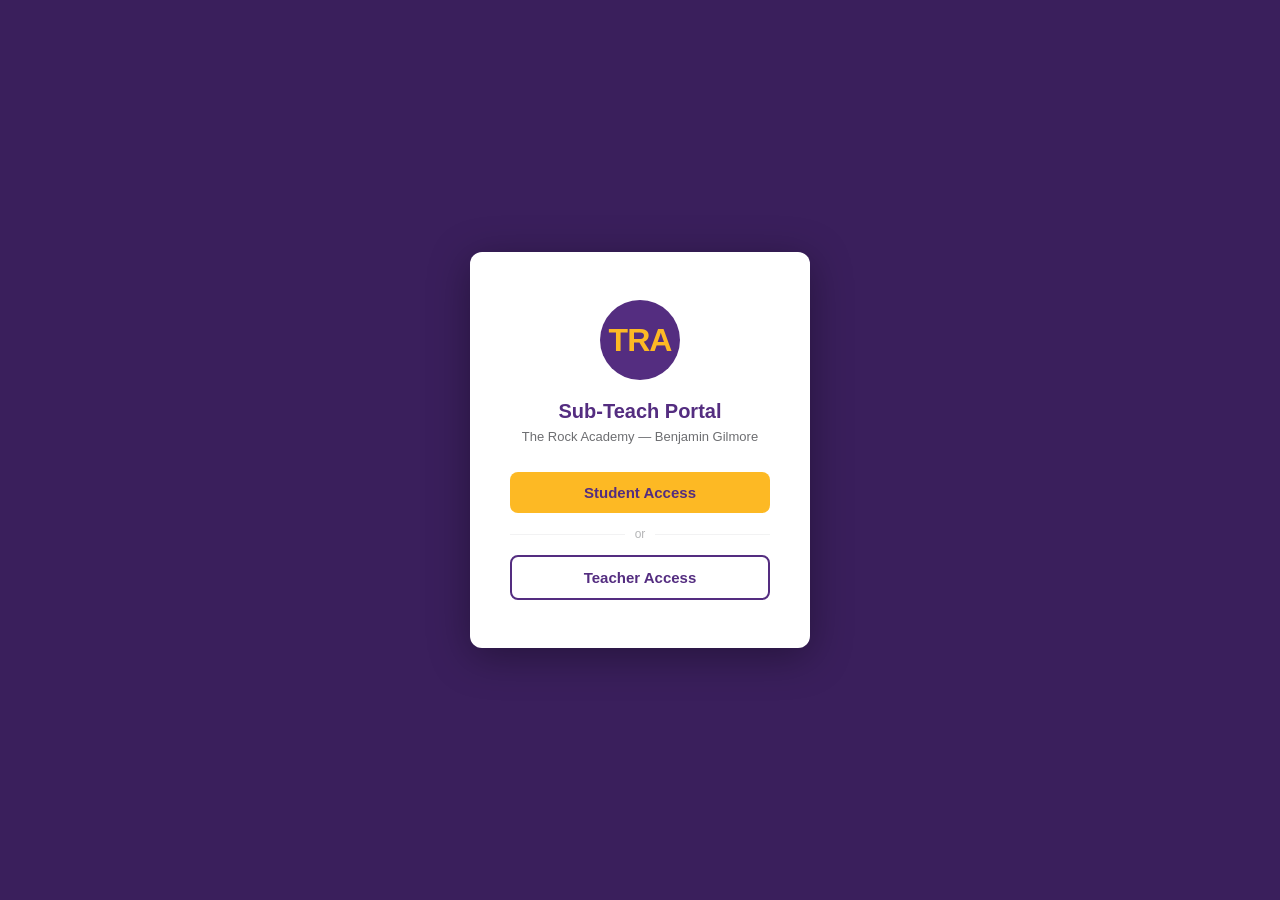
<file: sub-teach/index.html>
<!DOCTYPE html>
<html lang="en">
<head>
  <meta charset="UTF-8">
  <meta name="viewport" content="width=device-width, initial-scale=1.0">
  <title>Sub-Teach | The Rock Academy</title>
  <link rel="icon" type="image/svg+xml" href="data:image/svg+xml,%3Csvg xmlns='http://www.w3.org/2000/svg' viewBox='0 0 100 100'%3E%3Ccircle cx='50' cy='50' r='50' fill='%23542D80'/%3E%3Ctext x='50' y='64' font-family='Arial,sans-serif' font-size='32' font-weight='900' fill='%23FDB924' text-anchor='middle'%3ETRA%3C/text%3E%3C/svg%3E">
  <style>
    :root {
      --purple: #542D80;
      --purple-light: #7B4FAF;
      --purple-dark: #3A1F5C;
      --gold: #FDB924;
      --gold-dark: #D9991A;
      --light-gray: #E6E7E8;
      --charcoal: #6D6E71;
      --white: #FFFFFF;
    }

    * { box-sizing: border-box; margin: 0; padding: 0; }

    body {
      font-family: -apple-system, BlinkMacSystemFont, 'Segoe UI', Roboto, sans-serif;
      background: var(--light-gray);
      color: var(--charcoal);
      min-height: 100vh;
    }

    /* ── PASSWORD GATE ── */
    #gate {
      display: flex;
      align-items: center;
      justify-content: center;
      min-height: 100vh;
      background: var(--purple-dark);
    }
    .gate-box {
      background: var(--white);
      border-radius: 12px;
      padding: 48px 40px;
      width: 340px;
      text-align: center;
      box-shadow: 0 8px 40px rgba(0,0,0,0.35);
    }
    .gate-logo {
      width: 80px;
      height: 80px;
      background: var(--purple);
      border-radius: 50%;
      display: flex;
      align-items: center;
      justify-content: center;
      margin: 0 auto 20px;
      color: var(--gold);
      font-size: 32px;
      font-weight: 900;
      letter-spacing: -1px;
    }
    .gate-box h1 {
      color: var(--purple);
      font-size: 20px;
      font-weight: 700;
      margin-bottom: 6px;
    }
    .gate-box p {
      color: var(--charcoal);
      font-size: 13px;
      margin-bottom: 28px;
    }
    .gate-box input {
      width: 100%;
      padding: 12px 16px;
      border: 2px solid var(--light-gray);
      border-radius: 8px;
      font-size: 16px;
      outline: none;
      transition: border-color 0.2s;
      margin-bottom: 12px;
    }
    .gate-box input:focus { border-color: var(--purple); }
    .gate-box button {
      width: 100%;
      padding: 12px;
      background: var(--purple);
      color: var(--white);
      border: none;
      border-radius: 8px;
      font-size: 15px;
      font-weight: 600;
      cursor: pointer;
      transition: background 0.2s;
    }
    .gate-box button:hover { background: var(--purple-light); }
    .gate-error {
      color: #c0392b;
      font-size: 13px;
      margin-top: 10px;
      display: none;
    }
    .gate-access-buttons {
      display: flex;
      flex-direction: column;
      gap: 10px;
    }
    .gate-btn-student {
      background: var(--gold) !important;
      color: var(--purple) !important;
    }
    .gate-btn-student:hover { background: var(--gold-dark) !important; }
    .gate-btn-teacher {
      background: transparent !important;
      color: var(--purple) !important;
      border: 2px solid var(--purple) !important;
    }
    .gate-btn-teacher:hover { background: var(--purple) !important; color: var(--white) !important; }
    .gate-divider {
      display: flex;
      align-items: center;
      gap: 10px;
      margin: 4px 0;
      color: var(--charcoal);
      font-size: 12px;
      opacity: 0.5;
    }
    .gate-divider::before, .gate-divider::after {
      content: '';
      flex: 1;
      height: 1px;
      background: var(--light-gray);
    }
    .gate-back {
      background: none !important;
      border: none !important;
      color: var(--charcoal) !important;
      font-size: 13px !important;
      width: auto !important;
      padding: 6px 0 !important;
      opacity: 0.6;
      margin-top: 4px;
    }
    .gate-back:hover { opacity: 1 !important; background: none !important; }

    /* ── APP SHELL ── */
    #app { display: none; }
    #student-app { display: none; }

    /* ── STUDENT VIEW ── */
    .student-view { padding: 24px; max-width: 1100px; margin: 0 auto; }
    .student-banner {
      background: var(--white);
      border-radius: 12px;
      padding: 20px 24px;
      margin-bottom: 20px;
      box-shadow: 0 2px 8px rgba(0,0,0,0.06);
      display: flex;
      align-items: center;
      justify-content: space-between;
      flex-wrap: wrap;
      gap: 12px;
    }
    .student-banner-left h2 { font-size: 20px; color: var(--purple); font-weight: 700; }
    .student-banner-left p { font-size: 13px; color: var(--charcoal); margin-top: 2px; }
    .student-class-select {
      background: var(--white);
      border-radius: 12px;
      padding: 16px 20px;
      margin-bottom: 20px;
      box-shadow: 0 2px 8px rgba(0,0,0,0.06);
      display: flex;
      align-items: center;
      gap: 16px;
    }
    .student-class-select label { font-size: 13px; font-weight: 700; color: var(--purple); text-transform: uppercase; letter-spacing: 0.5px; white-space: nowrap; }
    .student-class-select select { flex: 1; padding: 10px 14px; border: 2px solid var(--light-gray); border-radius: 8px; font-size: 14px; font-weight: 600; color: var(--charcoal); outline: none; cursor: pointer; transition: border-color 0.2s; }
    .student-class-select select:focus { border-color: var(--purple); }
    .student-grid-wrap {
      overflow-x: auto;
      padding-bottom: 8px;
      margin-bottom: 4px;
    }
    .student-grid {
      display: grid;
      grid-template-columns: repeat(5, minmax(200px, 1fr));
      gap: 14px;
      min-width: 600px;
    }
    .student-card {
      background: var(--white);
      border-radius: 12px;
      padding: 18px;
      box-shadow: 0 2px 8px rgba(0,0,0,0.06);
      position: relative;
      opacity: 0.75;
      transition: opacity 0.2s;
    }
    .student-card.center { opacity: 1; }
    .student-card.past-2 { opacity: 0.55; }
    .student-hint { text-align: center; font-size: 11px; color: var(--charcoal); opacity: 0.5; margin-top: 6px; }
    @media (max-width: 680px) {
      .student-grid { grid-template-columns: repeat(5, 220px); }
    }

    header {
      background: var(--purple);
      color: var(--white);
      padding: 0 24px;
      height: 60px;
      display: flex;
      align-items: center;
      justify-content: space-between;
      position: sticky;
      top: 0;
      z-index: 100;
      box-shadow: 0 2px 12px rgba(0,0,0,0.2);
    }
    .header-brand {
      display: flex;
      align-items: center;
      gap: 12px;
    }
    .header-logo {
      width: 36px;
      height: 36px;
      background: var(--gold);
      border-radius: 50%;
      display: flex;
      align-items: center;
      justify-content: center;
      color: var(--purple);
      font-weight: 900;
      font-size: 14px;
    }
    .header-title {
      font-size: 16px;
      font-weight: 700;
      letter-spacing: 0.3px;
    }
    .header-title span {
      color: var(--gold);
    }
    nav {
      display: flex;
      gap: 4px;
    }
    nav button {
      background: transparent;
      border: 2px solid transparent;
      color: rgba(255,255,255,0.75);
      padding: 6px 14px;
      border-radius: 6px;
      font-size: 13px;
      font-weight: 600;
      cursor: pointer;
      transition: all 0.15s;
    }
    nav button.active {
      background: var(--gold);
      color: var(--purple);
      border-color: var(--gold);
    }
    nav button:hover:not(.active) {
      border-color: rgba(255,255,255,0.4);
      color: var(--white);
    }

    .view { display: none; padding: 24px; max-width: 960px; margin: 0 auto; }
    .view.active { display: block; }

    /* ── DAY HEADER BANNER ── */
    .day-banner {
      background: var(--white);
      border-radius: 12px;
      padding: 16px;
      margin-bottom: 8px;
      display: flex;
      align-items: center;
      gap: 12px;
      box-shadow: 0 2px 8px rgba(0,0,0,0.06);
    }
    .day-center {
      flex: 1;
      display: flex;
      align-items: center;
      justify-content: space-between;
    }
    .day-left h2 {
      font-size: 22px;
      color: var(--purple);
      font-weight: 700;
    }
    .day-left p {
      font-size: 13px;
      color: var(--charcoal);
      margin-top: 2px;
    }
    .day-badge {
      padding: 10px 20px;
      border-radius: 8px;
      font-size: 18px;
      font-weight: 800;
      letter-spacing: 1px;
    }
    .day-badge.odd { background: var(--purple); color: var(--gold); }
    .day-badge.even { background: var(--gold); color: var(--purple); }
    .day-badge.no-school { background: var(--light-gray); color: var(--charcoal); font-size: 13px; }
    .day-nav-btn {
      background: var(--light-gray);
      border: none;
      border-radius: 8px;
      width: 40px;
      height: 40px;
      font-size: 20px;
      cursor: pointer;
      color: var(--purple);
      display: flex;
      align-items: center;
      justify-content: center;
      transition: all 0.15s;
      flex-shrink: 0;
      line-height: 1;
    }
    .day-nav-btn:hover:not(:disabled) { background: var(--purple); color: var(--white); }
    .day-nav-btn:disabled { opacity: 0.3; cursor: default; }
    .today-bar {
      display: none;
      justify-content: center;
      margin-bottom: 12px;
    }
    .today-bar button {
      background: transparent;
      border: 2px solid var(--purple);
      border-radius: 8px;
      color: var(--purple);
      padding: 6px 18px;
      font-size: 13px;
      font-weight: 600;
      cursor: pointer;
      transition: all 0.15s;
    }
    .today-bar button:hover { background: var(--purple); color: var(--white); }
    .lesson-card.next-up {
      border: 2px solid var(--gold);
      box-shadow: 0 4px 20px rgba(253,185,36,0.2);
    }
    .lesson-card.next-up::before {
      content: 'NEXT CLASS';
      position: absolute;
      top: -10px;
      left: 50%;
      transform: translateX(-50%);
      background: var(--gold);
      color: var(--purple);
      font-size: 10px;
      font-weight: 800;
      letter-spacing: 1.5px;
      padding: 3px 10px;
      border-radius: 4px;
    }
    .lesson-card.selected {
      border: 2px solid var(--charcoal);
      box-shadow: 0 4px 12px rgba(0,0,0,0.08);
    }
    .lesson-card.selected::before {
      content: 'LAST CLASS';
      position: absolute;
      top: -10px;
      left: 50%;
      transform: translateX(-50%);
      background: var(--charcoal);
      color: var(--white);
      font-size: 10px;
      font-weight: 800;
      letter-spacing: 1.5px;
      padding: 3px 10px;
      border-radius: 4px;
    }

    /* ── CLASS SELECTOR ── */
    .class-selector {
      background: var(--white);
      border-radius: 12px;
      padding: 16px 20px;
      margin-bottom: 20px;
      box-shadow: 0 2px 8px rgba(0,0,0,0.06);
      display: flex;
      align-items: center;
      gap: 16px;
    }
    .class-selector label {
      font-size: 13px;
      font-weight: 700;
      color: var(--purple);
      text-transform: uppercase;
      letter-spacing: 0.5px;
      white-space: nowrap;
    }
    .class-selector select {
      flex: 1;
      padding: 10px 14px;
      border: 2px solid var(--light-gray);
      border-radius: 8px;
      font-size: 14px;
      font-weight: 600;
      color: var(--charcoal);
      outline: none;
      cursor: pointer;
      transition: border-color 0.2s;
    }
    .class-selector select:focus { border-color: var(--purple); }

    /* ── LESSON CARDS ── */
    .lesson-grid {
      display: grid;
      grid-template-columns: 1fr 1.4fr 1fr;
      gap: 16px;
      margin-bottom: 20px;
    }
    @media (max-width: 680px) {
      .lesson-grid { grid-template-columns: 1fr; }
    }
    .lesson-card {
      background: var(--white);
      border-radius: 12px;
      padding: 20px;
      box-shadow: 0 2px 8px rgba(0,0,0,0.06);
      position: relative;
    }
    .lesson-card.today {
      border: 2px solid var(--purple);
      box-shadow: 0 4px 20px rgba(84,45,128,0.15);
    }
    .lesson-card.today::before {
      content: 'TODAY';
      position: absolute;
      top: -10px;
      left: 50%;
      transform: translateX(-50%);
      background: var(--purple);
      color: var(--gold);
      font-size: 10px;
      font-weight: 800;
      letter-spacing: 1.5px;
      padding: 3px 10px;
      border-radius: 4px;
    }
    .card-label {
      font-size: 10px;
      font-weight: 800;
      letter-spacing: 1.5px;
      text-transform: uppercase;
      color: var(--charcoal);
      margin-bottom: 8px;
      opacity: 0.6;
    }
    .card-date {
      font-size: 13px;
      font-weight: 700;
      color: var(--purple);
      margin-bottom: 12px;
    }
    .card-lesson-num {
      font-size: 11px;
      color: var(--charcoal);
      margin-bottom: 4px;
      opacity: 0.7;
    }
    .card-title {
      font-size: 15px;
      font-weight: 700;
      color: var(--purple-dark);
      margin-bottom: 10px;
      line-height: 1.3;
    }
    .card-topics {
      font-size: 12px;
      color: var(--charcoal);
      line-height: 1.5;
      margin-bottom: 12px;
    }
    .card-hw {
      background: var(--light-gray);
      border-radius: 6px;
      padding: 8px 10px;
      font-size: 12px;
      color: var(--charcoal);
    }
    .card-hw strong {
      color: var(--purple);
      display: block;
      font-size: 10px;
      text-transform: uppercase;
      letter-spacing: 0.5px;
      margin-bottom: 3px;
    }
    .card-quiz {
      display: inline-block;
      background: var(--gold);
      color: var(--purple);
      font-size: 10px;
      font-weight: 800;
      padding: 3px 8px;
      border-radius: 4px;
      margin-bottom: 8px;
    }

    /* ── COMPLETE + NOTES ── */
    .actions-row {
      background: var(--white);
      border-radius: 12px;
      padding: 20px;
      box-shadow: 0 2px 8px rgba(0,0,0,0.06);
    }
    .actions-row h3 {
      font-size: 13px;
      font-weight: 700;
      color: var(--purple);
      text-transform: uppercase;
      letter-spacing: 0.5px;
      margin-bottom: 12px;
    }
    .complete-btn {
      background: var(--purple);
      color: var(--white);
      border: none;
      border-radius: 8px;
      padding: 10px 20px;
      font-size: 14px;
      font-weight: 600;
      cursor: pointer;
      transition: background 0.2s;
      margin-bottom: 16px;
    }
    .complete-btn:hover { background: var(--purple-light); }
    .complete-btn.done {
      background: #2ecc71;
      color: var(--white);
    }
    .notes-area {
      width: 100%;
      min-height: 90px;
      padding: 10px 14px;
      border: 2px solid var(--light-gray);
      border-radius: 8px;
      font-size: 13px;
      font-family: inherit;
      color: var(--charcoal);
      resize: vertical;
      outline: none;
      transition: border-color 0.2s;
    }
    .notes-area:focus { border-color: var(--purple); }
    .notes-saved {
      font-size: 11px;
      color: #2ecc71;
      margin-top: 6px;
      display: none;
    }

    /* ── CALENDAR VIEW ── */
    .cal-header {
      display: flex;
      align-items: center;
      justify-content: space-between;
      margin-bottom: 20px;
    }
    .cal-header h2 {
      font-size: 22px;
      font-weight: 700;
      color: var(--purple);
    }
    .cal-nav button {
      background: var(--white);
      border: 2px solid var(--light-gray);
      border-radius: 8px;
      padding: 8px 14px;
      font-size: 14px;
      cursor: pointer;
      color: var(--purple);
      font-weight: 600;
      transition: all 0.15s;
    }
    .cal-nav button:hover {
      border-color: var(--purple);
      background: var(--purple);
      color: var(--white);
    }
    .cal-grid {
      background: var(--white);
      border-radius: 12px;
      box-shadow: 0 2px 8px rgba(0,0,0,0.06);
      overflow: hidden;
    }
    .cal-weekdays {
      display: grid;
      grid-template-columns: repeat(7, 1fr);
      background: var(--purple);
    }
    .cal-weekdays span {
      text-align: center;
      padding: 10px 4px;
      font-size: 11px;
      font-weight: 700;
      letter-spacing: 0.5px;
      color: rgba(255,255,255,0.8);
      text-transform: uppercase;
    }
    .cal-days {
      display: grid;
      grid-template-columns: repeat(7, 1fr);
      border-left: 1px solid var(--light-gray);
      border-top: 1px solid var(--light-gray);
    }
    .cal-day {
      border-right: 1px solid var(--light-gray);
      border-bottom: 1px solid var(--light-gray);
      min-height: 72px;
      padding: 8px;
      font-size: 13px;
      position: relative;
    }
    .cal-day.empty { background: #f9f9f9; }
    .cal-day.today-cell { background: #f5f0ff; }
    .cal-day-num {
      font-weight: 700;
      color: var(--charcoal);
      font-size: 13px;
    }
    .cal-day.today-cell .cal-day-num {
      background: var(--purple);
      color: var(--white);
      width: 24px;
      height: 24px;
      border-radius: 50%;
      display: flex;
      align-items: center;
      justify-content: center;
      font-size: 12px;
    }
    .cal-type {
      display: inline-block;
      font-size: 10px;
      font-weight: 700;
      padding: 2px 6px;
      border-radius: 3px;
      margin-top: 4px;
    }
    .cal-type.odd { background: var(--purple); color: var(--gold); }
    .cal-type.even { background: var(--gold); color: var(--purple); }
    .cal-type.no-school { background: var(--light-gray); color: var(--charcoal); }
    .cal-type.exam { background: #e74c3c; color: var(--white); }
    .cal-type.camp { background: #27ae60; color: var(--white); }
    .cal-type.half { background: #f39c12; color: var(--white); }
    .cal-event {
      display: block;
      font-size: 10px;
      color: #e74c3c;
      font-weight: 700;
      margin-top: 3px;
      cursor: pointer;
      text-decoration: underline;
    }
    .cal-note {
      display: block;
      font-size: 10px;
      color: var(--charcoal);
      margin-top: 2px;
      opacity: 0.7;
      font-style: italic;
    }

    /* ── POPUP ── */
    .popup-overlay {
      display: none;
      position: fixed;
      inset: 0;
      background: rgba(0,0,0,0.5);
      z-index: 200;
      align-items: center;
      justify-content: center;
    }
    .popup-overlay.open { display: flex; }
    .popup {
      background: var(--white);
      border-radius: 12px;
      padding: 28px;
      max-width: 420px;
      width: 90%;
      box-shadow: 0 8px 40px rgba(0,0,0,0.3);
    }
    .popup h3 {
      color: var(--purple);
      font-size: 18px;
      margin-bottom: 6px;
    }
    .popup-date {
      font-size: 12px;
      color: var(--charcoal);
      margin-bottom: 16px;
    }
    .popup-classes {
      display: flex;
      flex-direction: column;
      gap: 10px;
      margin-bottom: 20px;
    }
    .popup-class {
      background: var(--light-gray);
      border-radius: 8px;
      padding: 10px 14px;
    }
    .popup-class strong {
      display: block;
      color: var(--purple);
      font-size: 13px;
      margin-bottom: 3px;
    }
    .popup-class span {
      font-size: 12px;
      color: var(--charcoal);
    }
    .popup-close {
      background: var(--purple);
      color: var(--white);
      border: none;
      border-radius: 8px;
      padding: 10px 20px;
      font-size: 14px;
      font-weight: 600;
      cursor: pointer;
      width: 100%;
    }
    .popup-close:hover { background: var(--purple-light); }

    /* ── LEGEND ── */
    .legend {
      display: flex;
      gap: 12px;
      flex-wrap: wrap;
      margin-top: 16px;
    }
    .legend-item {
      display: flex;
      align-items: center;
      gap: 6px;
      font-size: 12px;
      color: var(--charcoal);
    }
    .legend-dot {
      width: 14px;
      height: 14px;
      border-radius: 3px;
    }
  </style>
</head>
<body>

<!-- PASSWORD GATE -->
<div id="gate">
  <div class="gate-box">
    <div class="gate-logo">TRA</div>
    <h1>Sub-Teach Portal</h1>
    <p>The Rock Academy — Benjamin Gilmore</p>
    <div class="gate-access-buttons" id="gate-access-buttons">
      <button class="gate-btn-student" onclick="enterStudent()">Student Access</button>
      <div class="gate-divider">or</div>
      <button class="gate-btn-teacher" onclick="showTeacherLogin()">Teacher Access</button>
    </div>
    <div id="gate-teacher-login" style="display:none">
      <input type="password" id="pw-input" placeholder="Enter password" />
      <button onclick="checkPw()">Enter</button>
      <div class="gate-error" id="pw-error">Incorrect password. Try again.</div>
      <button class="gate-back" onclick="showAccessButtons()">← Back</button>
    </div>
  </div>
</div>

<!-- MAIN APP -->
<div id="app">
  <header>
    <div class="header-brand">
      <div class="header-logo">TRA</div>
      <span class="header-title">Sub-Teach &nbsp;|&nbsp; <span>The Rock Academy</span></span>
    </div>
    <nav>
      <button class="active" onclick="showView('dashboard')">Dashboard</button>
      <button onclick="showView('calendar')">Calendar</button>
    </nav>
  </header>

  <!-- DASHBOARD VIEW -->
  <div class="view active" id="view-dashboard">
    <div class="day-banner">
      <button class="day-nav-btn" id="btn-prev" onclick="navDay(-1)">&#8592;</button>
      <div class="day-center">
        <div class="day-left">
          <h2 id="banner-date">—</h2>
          <p id="banner-weekday">—</p>
        </div>
        <div class="day-badge" id="day-badge">—</div>
      </div>
      <button class="day-nav-btn" id="btn-next" onclick="navDay(1)">&#8594;</button>
    </div>
    <div class="today-bar" id="today-bar">
      <button onclick="goToday()">↩ Jump to Today</button>
    </div>

    <div class="class-selector">
      <label>Class</label>
      <select id="class-select" onchange="renderDashboard()">
        <option value="precalc-p4">Pre-Calculus — Period 4 (Even)</option>
        <option value="geometry-p6">Geometry — Period 6 (Even)</option>
        <option value="precalc-p1">Pre-Calculus — Period 1 (Odd)</option>
        <option value="apcalc-p3">AP Calculus — Period 3 (Odd)</option>
        <option value="geometry-p5">Geometry — Period 5 (Odd)</option>
      </select>
    </div>

    <div class="lesson-grid" id="lesson-grid">
      <!-- populated by JS -->
    </div>

    <div class="actions-row">
      <h3>Today's Notes & Status</h3>
      <button class="complete-btn" id="complete-btn" onclick="toggleComplete()">Mark Today's Lesson Complete</button>
      <textarea class="notes-area" id="notes-area" placeholder="Add class notes, observations, or reminders..." oninput="saveNotes()"></textarea>
      <div class="notes-saved" id="notes-saved">✓ Saved</div>
    </div>
  </div>

  <!-- CALENDAR VIEW -->
  <div class="view" id="view-calendar">
    <div class="cal-header">
      <div class="cal-nav">
        <button onclick="prevMonth()">← Prev</button>
      </div>
      <h2 id="cal-month-label">—</h2>
      <div class="cal-nav">
        <button onclick="nextMonth()">Next →</button>
      </div>
    </div>
    <div class="cal-grid">
      <div class="cal-weekdays">
        <span>Sun</span><span>Mon</span><span>Tue</span><span>Wed</span><span>Thu</span><span>Fri</span><span>Sat</span>
      </div>
      <div class="cal-days" id="cal-days"><!-- populated by JS --></div>
    </div>
    <div class="legend">
      <div class="legend-item"><div class="legend-dot" style="background:#542D80"></div> Odd Day</div>
      <div class="legend-item"><div class="legend-dot" style="background:#FDB924"></div> Even Day</div>
      <div class="legend-item"><div class="legend-dot" style="background:#E6E7E8"></div> No School</div>
      <div class="legend-item"><div class="legend-dot" style="background:#e74c3c"></div> Exam/Finals</div>
      <div class="legend-item"><div class="legend-dot" style="background:#27ae60"></div> Camp</div>
    </div>
  </div>
</div>

<!-- STUDENT APP -->
<div id="student-app">
  <header>
    <div class="header-brand">
      <div class="header-logo">TRA</div>
      <span class="header-title">Sub-Teach &nbsp;|&nbsp; <span>Student View</span></span>
    </div>
  </header>
  <div class="student-view">
    <div class="student-banner">
      <div class="student-banner-left">
        <h2 id="student-banner-date">—</h2>
        <p id="student-banner-sub">—</p>
      </div>
      <div class="day-badge" id="student-day-badge">—</div>
    </div>
    <div class="student-class-select">
      <label>My Class</label>
      <select id="student-class-select" onchange="renderStudentView()">
        <option value="precalc-p1">Pre-Calculus — Period 1</option>
        <option value="precalc-p4">Pre-Calculus — Period 4</option>
        <option value="apcalc-p3">AP Calculus — Period 3</option>
        <option value="geometry-p5">Geometry — Period 5</option>
        <option value="geometry-p6">Geometry — Period 6</option>
      </select>
    </div>
    <div class="student-grid-wrap">
      <div class="student-grid" id="student-grid"></div>
    </div>
    <div class="student-hint">← Scroll to see past and upcoming lessons →</div>
  </div>
</div>

<!-- EVENT POPUP -->
<div class="popup-overlay" id="popup-overlay" onclick="closePopup(event)">
  <div class="popup" id="popup-content">
    <h3 id="popup-title">—</h3>
    <div class="popup-date" id="popup-date">—</div>
    <div class="popup-classes" id="popup-classes"></div>
    <button class="popup-close" onclick="closePopup()">Close</button>
  </div>
</div>

<script>
// ── SHEET DATA SOURCES ────────────────────────────────────────────────────
const PUBLISHED_ID = '2PACX-1vT2INB0sO_KidZP3UzOeaPuaaxPirmXbadBg8rtQjTigBJuyWNB91P7eenTAYEaCZ-2LdGUnI4qk51c';
const SCHEDULE_URL = 'https://docs.google.com/spreadsheets/d/e/' + PUBLISHED_ID + '/pub?output=csv';
const LESSONS_URL  = 'https://docs.google.com/spreadsheets/d/e/' + PUBLISHED_ID + '/pub?gid=1371788267&output=csv';
const CACHE_KEY    = 'subteach_data_v2';
const CACHE_TTL    = 60 * 60 * 1000; // 1 hour

let SCHEDULE = {};
let LOREM_LESSONS = {};

function parseCSV(text) {
  const lines = text.trim().split(/\r?\n/);
  const headers = lines[0].split(',').map(h => h.replace(/^"|"$/g,'').trim());
  return lines.slice(1).map(line => {
    const fields = [];
    let cur = '', inQ = false;
    for (let i = 0; i < line.length; i++) {
      const ch = line[i];
      if (ch === '"') { inQ = !inQ; }
      else if (ch === ',' && !inQ) { fields.push(cur); cur = ''; }
      else cur += ch;
    }
    fields.push(cur);
    const obj = {};
    headers.forEach((h, i) => { obj[h] = (fields[i] || '').replace(/^"|"$/g,'').trim(); });
    return obj;
  }).filter(r => Object.values(r).some(v => v));
}

function buildSchedule(rows) {
  const s = {};
  rows.forEach(r => {
    if (!r.date || !r.type) return;
    s[r.date] = { type: r.type };
    if (r.note) s[r.date].note = r.note;
  });
  return s;
}

function buildLessons(rows) {
  const l = {};
  rows.forEach(r => {
    if (!r.classId || !r.lessonNum) return;
    if (!l[r.classId]) l[r.classId] = [];
    l[r.classId][parseInt(r.lessonNum) - 1] = {
      title: r.title || '',
      topics: r.topics || '',
      hw: r.homework || '',
      quiz: r.isQuiz === 'TRUE'
    };
  });
  return l;
}

async function loadData() {
  try {
    const [sRes, lRes] = await Promise.all([fetch(SCHEDULE_URL), fetch(LESSONS_URL)]);
    if (!sRes.ok || !lRes.ok) throw new Error('fetch failed');
    const [sText, lText] = await Promise.all([sRes.text(), lRes.text()]);
    SCHEDULE = buildSchedule(parseCSV(sText));
    LOREM_LESSONS = buildLessons(parseCSV(lText));
    localStorage.setItem(CACHE_KEY, JSON.stringify({ ts: Date.now(), schedule: SCHEDULE, lessons: LOREM_LESSONS }));
    return 'fresh';
  } catch(e) {
    try {
      const c = JSON.parse(localStorage.getItem(CACHE_KEY) || 'null');
      if (c) { SCHEDULE = c.schedule; LOREM_LESSONS = c.lessons; return 'cached'; }
    } catch(e2) {}
    return 'error';
  }
}

function showDataBanner(status) {
  if (status === 'fresh') return;
  const bar = document.createElement('div');
  bar.style.cssText = 'text-align:center;padding:7px 16px;font-size:12px;font-weight:600;letter-spacing:0.3px;';
  if (status === 'cached') {
    bar.style.background = '#f39c12'; bar.style.color = '#fff';
    bar.textContent = '📶 Offline — showing cached data. Connect to internet to get latest updates.';
  } else {
    bar.style.background = '#e74c3c'; bar.style.color = '#fff';
    bar.textContent = '⚠ Could not load data and no cache found. Please connect to the internet and refresh.';
  }
  document.querySelector('header').insertAdjacentElement('afterend', bar);
}

// Start fetching immediately (before user authenticates)
const dataPromise = loadData();

// ── CLASSES ────────────────────────────────────────────────────────────────
const CLASSES = {
  'precalc-p4': { name: 'Pre-Calculus', period: 4, dayType: 'EVEN', lessonOffset: 3 },
  'geometry-p6': { name: 'Geometry', period: 6, dayType: 'EVEN' },
  'precalc-p1': { name: 'Pre-Calculus', period: 1, dayType: 'ODD' },
  'apcalc-p3': { name: 'AP Calculus', period: 3, dayType: 'ODD' },
  'geometry-p5': { name: 'Geometry', period: 5, dayType: 'ODD' },
};


// ── UTILITY FUNCTIONS ──────────────────────────────────────────────────────
function toKey(date) {
  const y = date.getFullYear();
  const m = String(date.getMonth() + 1).padStart(2, '0');
  const d = String(date.getDate()).padStart(2, '0');
  return `${y}-${m}-${d}`;
}

function getDayData(date) {
  return SCHEDULE[toKey(date)] || null;
}

function getDatesForClass(classId) {
  const cls = CLASSES[classId];
  return Object.entries(SCHEDULE)
    .filter(([, v]) => v.type === cls.dayType)
    .map(([k]) => k)
    .sort();
}

function getLessonForClass(classId, dateStr) {
  const dates = getDatesForClass(classId);
  const idx = dates.indexOf(dateStr);
  if (idx < 0) return null;
  const cls = CLASSES[classId];
  const content = LOREM_LESSONS[classId] || LOREM_LESSONS[cls.name] || [];
  const offset = cls.lessonOffset || 0;
  const lesson = content[idx + offset];
  return { ...lesson, lessonNum: idx + offset + 1, date: dateStr };
}

function getNearestClassDate(classId) {
  // Find today or most recent past class date for this class
  const today = toKey(new Date());
  const dates = getDatesForClass(classId);
  let best = dates[0];
  for (const d of dates) {
    if (d <= today) best = d;
    else break;
  }
  return best;
}

function formatDate(dateStr) {
  if (!dateStr) return '—';
  const [y, m, d] = dateStr.split('-').map(Number);
  const dt = new Date(y, m - 1, d);
  return dt.toLocaleDateString('en-US', { weekday: 'long', month: 'long', day: 'numeric' });
}

function formatDateShort(dateStr) {
  if (!dateStr) return '—';
  const [y, m, d] = dateStr.split('-').map(Number);
  const dt = new Date(y, m - 1, d);
  return dt.toLocaleDateString('en-US', { weekday: 'short', month: 'short', day: 'numeric' });
}

// ── PASSWORD GATE ──────────────────────────────────────────────────────────
function showTeacherLogin() {
  document.getElementById('gate-access-buttons').style.display = 'none';
  document.getElementById('gate-teacher-login').style.display = 'block';
  document.getElementById('pw-input').focus();
}
function showAccessButtons() {
  document.getElementById('gate-teacher-login').style.display = 'none';
  document.getElementById('gate-access-buttons').style.display = 'flex';
  document.getElementById('pw-error').style.display = 'none';
  document.getElementById('pw-input').value = '';
}
async function enterStudent() {
  document.getElementById('gate').style.display = 'none';
  document.getElementById('student-app').style.display = 'block';
  const dataStatus = await dataPromise;
  showDataBanner(dataStatus);
  initStudentApp();
}
async function checkPw() {
  const val = document.getElementById('pw-input').value;
  if (val === 'sdrock') {
    document.getElementById('gate').style.display = 'none';
    document.getElementById('app').style.display = 'block';
    const dataStatus = await dataPromise;
    showDataBanner(dataStatus);
    initApp();
  } else {
    document.getElementById('pw-error').style.display = 'block';
    document.getElementById('pw-input').value = '';
    document.getElementById('pw-input').focus();
  }
}
document.getElementById('pw-input').addEventListener('keydown', e => {
  if (e.key === 'Enter') checkPw();
});

// ── STUDENT APP ────────────────────────────────────────────────────────────
function initStudentApp() {
  renderStudentView();
}

function renderStudentView() {
  const classId = document.getElementById('student-class-select').value;
  const dates = getDatesForClass(classId);
  const today = toKey(new Date());

  // Find center index: today if class meets, else next upcoming, else last past
  let centerIdx = dates.findIndex(d => d >= today);
  if (centerIdx < 0) centerIdx = dates.length - 1;

  // Update banner
  const centerDate = dates[centerIdx];
  const data = SCHEDULE[centerDate];
  const [y, m, d] = centerDate.split('-').map(Number);
  const dt = new Date(y, m - 1, d);
  document.getElementById('student-banner-date').textContent =
    dt.toLocaleDateString('en-US', { weekday: 'long', month: 'long', day: 'numeric', year: 'numeric' });

  const badge = document.getElementById('student-day-badge');
  const isToday = centerDate === today;
  if (data && data.type === 'ODD') {
    badge.textContent = isToday ? 'ODD DAY — TODAY' : 'NEXT CLASS';
    badge.className = 'day-badge odd';
  } else if (data && data.type === 'EVEN') {
    badge.textContent = isToday ? 'EVEN DAY — TODAY' : 'NEXT CLASS';
    badge.className = 'day-badge even';
  } else {
    badge.textContent = 'UPCOMING';
    badge.className = 'day-badge no-school';
  }
  document.getElementById('student-banner-sub').textContent =
    isToday ? 'Showing today and surrounding lessons' : 'Your class doesn\'t meet today — showing next class';

  // Build 5 cards: centerIdx-2, -1, 0, +1, +2
  const grid = document.getElementById('student-grid');
  grid.innerHTML = '';

  const slots = [-2, -1, 0, 1, 2];
  const labels = ['2 Classes Ago', 'Last Class', isToday ? "Today's Lesson" : 'Next Class', 'Next Class', 'Coming Up'];
  const adjustedLabels = isToday ? labels : ['2 Classes Ago', 'Last Class', 'Next Class', 'After That', 'Coming Up'];

  slots.forEach((offset, i) => {
    const idx = centerIdx + offset;
    const dateStr = (idx >= 0 && idx < dates.length) ? dates[idx] : null;
    const lesson = dateStr ? getLessonForClass(classId, dateStr) : null;
    const card = buildStudentCard(lesson, adjustedLabels[i], offset);
    grid.appendChild(card);
  });

  // Scroll center card into view on mobile
  setTimeout(() => {
    const cards = grid.querySelectorAll('.student-card');
    if (cards[2]) cards[2].scrollIntoView({ behavior: 'smooth', inline: 'center', block: 'nearest' });
  }, 50);
}

function buildStudentCard(lesson, label, offset) {
  const card = document.createElement('div');
  const isCenter = offset === 0;
  const isPast2 = offset === -2;
  card.className = 'student-card' + (isCenter ? ' center' : '') + (isPast2 ? ' past-2' : '');

  if (!lesson) {
    card.innerHTML = `<div class="card-label">${label}</div><div style="color:#aaa;font-size:13px;margin-top:16px;">No class</div>`;
    return card;
  }

  if (isCenter) {
    card.style.border = '2px solid var(--purple)';
    card.style.boxShadow = '0 4px 20px rgba(84,45,128,0.15)';
  }

  const quizTag = lesson.quiz ? `<div class="card-quiz">⚠ QUIZ / TEST</div>` : '';
  card.innerHTML = `
    <div class="card-label">${label}</div>
    <div class="card-date">${formatDateShort(lesson.date)}</div>
    ${quizTag}
    <div class="card-lesson-num">Lesson ${lesson.lessonNum}</div>
    <div class="card-title">${lesson.title}</div>
    <div class="card-topics">${lesson.topics}</div>
    <div class="card-hw"><strong>Homework</strong>${lesson.hw || 'No homework assigned'}</div>
  `;
  return card;
}

// ── APP INIT ───────────────────────────────────────────────────────────────
let viewedClassId = null;
let viewedIdx = 0;

function initApp() {
  viewedClassId = document.getElementById('class-select').value;
  resetToToday(viewedClassId);
  renderDashboard();
  calMonth = new Date();
  calMonth.setDate(1);
  renderCalendar();
}

function resetToToday(classId) {
  const dates = getDatesForClass(classId);
  const today = toKey(new Date());

  // If today is a class day for this class, go there
  const todayIdx = dates.indexOf(today);
  if (todayIdx >= 0) { viewedIdx = todayIdx; return; }

  // Otherwise jump to the next upcoming class day
  const nextIdx = dates.findIndex(d => d > today);
  if (nextIdx >= 0) { viewedIdx = nextIdx; return; }

  // No upcoming classes — fall back to most recent past
  viewedIdx = 0;
  for (let i = 0; i < dates.length; i++) {
    if (dates[i] <= today) viewedIdx = i;
    else break;
  }
}

function navDay(dir) {
  const dates = getDatesForClass(viewedClassId);
  const newIdx = viewedIdx + dir;
  if (newIdx >= 0 && newIdx < dates.length) {
    viewedIdx = newIdx;
    renderDashboard();
  }
}

function goToday() {
  resetToToday(viewedClassId);
  renderDashboard();
}

function renderDayBanner(dateStr) {
  const [y, m, d] = dateStr.split('-').map(Number);
  const dt = new Date(y, m - 1, d);
  document.getElementById('banner-date').textContent = dt.toLocaleDateString('en-US', { weekday: 'long', month: 'long', day: 'numeric', year: 'numeric' });

  const data = SCHEDULE[dateStr];
  const badge = document.getElementById('day-badge');
  if (!data) {
    badge.textContent = 'No Data';
    badge.className = 'day-badge no-school';
    document.getElementById('banner-weekday').textContent = 'No schedule data';
  } else if (data.type === 'ODD') {
    badge.textContent = 'ODD DAY';
    badge.className = 'day-badge odd';
    document.getElementById('banner-weekday').textContent = 'Classes: P1 (PreCalc) · P3 (AP Calc) · P5 (Geometry)';
  } else if (data.type === 'EVEN') {
    badge.textContent = 'EVEN DAY';
    badge.className = 'day-badge even';
    document.getElementById('banner-weekday').textContent = 'Classes: P4 (PreCalc) · P6 (Geometry)';
  } else {
    badge.textContent = data.note || data.type;
    badge.className = 'day-badge no-school';
    document.getElementById('banner-weekday').textContent = 'No regular classes today';
  }
}

// ── DASHBOARD ──────────────────────────────────────────────────────────────
function renderDashboard() {
  const classId = document.getElementById('class-select').value;

  // If class changed, reset view to today for new class
  if (classId !== viewedClassId) {
    viewedClassId = classId;
    resetToToday(classId);
  }

  const dates = getDatesForClass(classId);
  const today = toKey(new Date());
  const viewedDate = dates[viewedIdx];

  const prevDate = viewedIdx > 0 ? dates[viewedIdx - 1] : null;
  const nextDate = viewedIdx < dates.length - 1 ? dates[viewedIdx + 1] : null;

  // Update banner and nav controls
  renderDayBanner(viewedDate);
  document.getElementById('btn-prev').disabled = viewedIdx === 0;
  document.getElementById('btn-next').disabled = viewedIdx === dates.length - 1;

  const todayBar = document.getElementById('today-bar');
  todayBar.style.display = (viewedDate !== today) ? 'flex' : 'none';

  const isToday = viewedDate === today;
  const isFuture = viewedDate > today;
  const centerLabel = isToday ? "Today's Lesson" : isFuture ? 'Next Class' : 'Last Class';
  const centerType  = isToday ? 'today' : isFuture ? 'next-up' : 'selected';

  const prevLesson = prevDate ? getLessonForClass(classId, prevDate) : null;
  const viewedLesson = getLessonForClass(classId, viewedDate);
  const nextLesson = nextDate ? getLessonForClass(classId, nextDate) : null;

  const grid = document.getElementById('lesson-grid');
  grid.innerHTML = '';
  grid.appendChild(buildCard(prevLesson, 'Previous', 'prev'));
  grid.appendChild(buildCard(viewedLesson, centerLabel, centerType));
  grid.appendChild(buildCard(nextLesson, 'Next Lesson', 'next'));

  // Notes and complete status
  const noteKey = `notes_${classId}_${viewedDate}`;
  const completeKey = `complete_${classId}_${viewedDate}`;
  document.getElementById('notes-area').value = localStorage.getItem(noteKey) || '';
  const isDone = localStorage.getItem(completeKey) === '1';
  const btn = document.getElementById('complete-btn');
  btn.textContent = isDone ? '✓ Lesson Marked Complete' : (isToday ? "Mark Today's Lesson Complete" : 'Mark This Lesson Complete');
  btn.className = 'complete-btn' + (isDone ? ' done' : '');
  btn._noteKey = noteKey;
  btn._completeKey = completeKey;

  document.querySelector('.actions-row h3').textContent =
    isToday ? "Today's Notes & Status" : `Notes & Status — ${formatDateShort(viewedDate)}`;
}

function buildCard(lesson, label, type) {
  const card = document.createElement('div');
  card.className = 'lesson-card' + (['today','selected','next-up'].includes(type) ? ' ' + type : '');

  if (!lesson) {
    card.innerHTML = `<div class="card-label">${label}</div><div style="color:#aaa;font-size:13px;margin-top:16px;">No class</div>`;
    return card;
  }

  const quizTag = lesson.quiz ? `<div class="card-quiz">⚠ QUIZ / TEST</div>` : '';
  const hw = lesson.hw || 'No homework assigned — check with teacher.';

  card.innerHTML = `
    <div class="card-label">${label}</div>
    <div class="card-date">${formatDateShort(lesson.date)}</div>
    ${quizTag}
    <div class="card-lesson-num">Lesson ${lesson.lessonNum}</div>
    <div class="card-title">${lesson.title}</div>
    <div class="card-topics">${lesson.topics}</div>
    <div class="card-hw"><strong>Homework</strong>${hw}</div>
  `;
  return card;
}

function toggleComplete() {
  const btn = document.getElementById('complete-btn');
  const key = btn._completeKey;
  const isDone = localStorage.getItem(key) === '1';
  if (isDone) {
    localStorage.removeItem(key);
    btn.textContent = 'Mark Today\'s Lesson Complete';
    btn.className = 'complete-btn';
  } else {
    localStorage.setItem(key, '1');
    btn.textContent = '✓ Lesson Marked Complete';
    btn.className = 'complete-btn done';
  }
}

function saveNotes() {
  const btn = document.getElementById('complete-btn');
  const key = btn._noteKey;
  localStorage.setItem(key, document.getElementById('notes-area').value);
  const saved = document.getElementById('notes-saved');
  saved.style.display = 'block';
  clearTimeout(saveNotes._timer);
  saveNotes._timer = setTimeout(() => { saved.style.display = 'none'; }, 1500);
}

// ── CALENDAR ────────────────────────────────────────────────────────────────
let calMonth = new Date();

function renderCalendar() {
  const y = calMonth.getFullYear();
  const m = calMonth.getMonth();
  document.getElementById('cal-month-label').textContent =
    calMonth.toLocaleDateString('en-US', { month: 'long', year: 'numeric' });

  const firstDay = new Date(y, m, 1).getDay(); // 0=Sun
  const daysInMonth = new Date(y, m + 1, 0).getDate();
  const today = toKey(new Date());

  const container = document.getElementById('cal-days');
  container.innerHTML = '';

  // blank cells before first day
  for (let i = 0; i < firstDay; i++) {
    const blank = document.createElement('div');
    blank.className = 'cal-day empty';
    container.appendChild(blank);
  }

  for (let d = 1; d <= daysInMonth; d++) {
    const dateStr = `${y}-${String(m + 1).padStart(2, '0')}-${String(d).padStart(2, '0')}`;
    const data = SCHEDULE[dateStr];
    const cell = document.createElement('div');
    cell.className = 'cal-day' + (dateStr === today ? ' today-cell' : '');

    const dayNum = document.createElement('div');
    dayNum.className = 'cal-day-num';
    if (dateStr === today) {
      const inner = document.createElement('div');
      inner.textContent = d;
      dayNum.appendChild(inner);
    } else {
      dayNum.textContent = d;
    }
    cell.appendChild(dayNum);

    if (data) {
      const badge = document.createElement('div');
      const typeClass = data.type.toLowerCase().replace('_', '-');
      const displayMap = {
        'ODD': 'ODD', 'EVEN': 'EVEN', 'NO_SCHOOL': 'No School',
        'EXAM': 'EXAM', 'CAMP': 'CAMP', 'HALF_DAY': 'Half Day', 'PD_DAY': 'PD Day'
      };
      badge.className = `cal-type ${typeClass}`;
      badge.textContent = displayMap[data.type] || data.type;
      cell.appendChild(badge);

      if (data.note) {
        const note = document.createElement('span');
        note.className = 'cal-note';
        note.textContent = data.note;
        cell.appendChild(note);
      }

      // For exam days, add clickable detail
      if (data.type === 'EXAM') {
        const ev = document.createElement('span');
        ev.className = 'cal-event';
        ev.textContent = 'View details';
        ev.onclick = (e) => { e.stopPropagation(); showPopup(dateStr, data); };
        cell.appendChild(ev);
      }
    }

    container.appendChild(cell);
  }
}

function prevMonth() {
  calMonth.setMonth(calMonth.getMonth() - 1);
  renderCalendar();
}
function nextMonth() {
  calMonth.setMonth(calMonth.getMonth() + 1);
  renderCalendar();
}

// ── POPUP ──────────────────────────────────────────────────────────────────
function showPopup(dateStr, data) {
  document.getElementById('popup-title').textContent = data.note || 'Event Details';
  document.getElementById('popup-date').textContent = formatDate(dateStr);
  const cls = document.getElementById('popup-classes');
  cls.innerHTML = `
    <div class="popup-class">
      <strong>Schedule Note</strong>
      <span>${data.type === 'EXAM' ? 'Finals / Exam schedule in effect. Regular class periods may not meet as scheduled.' : data.note || 'See teacher for details.'}</span>
    </div>
  `;
  document.getElementById('popup-overlay').classList.add('open');
}
function closePopup(e) {
  if (!e || e.target === document.getElementById('popup-overlay')) {
    document.getElementById('popup-overlay').classList.remove('open');
  }
}

// ── VIEW SWITCHING ─────────────────────────────────────────────────────────
function showView(name) {
  document.querySelectorAll('.view').forEach(v => v.classList.remove('active'));
  document.querySelectorAll('nav button').forEach(b => b.classList.remove('active'));
  document.getElementById('view-' + name).classList.add('active');
  document.querySelector(`nav button[onclick="showView('${name}')"]`).classList.add('active');
}
</script>
</body>
</html>
</file>
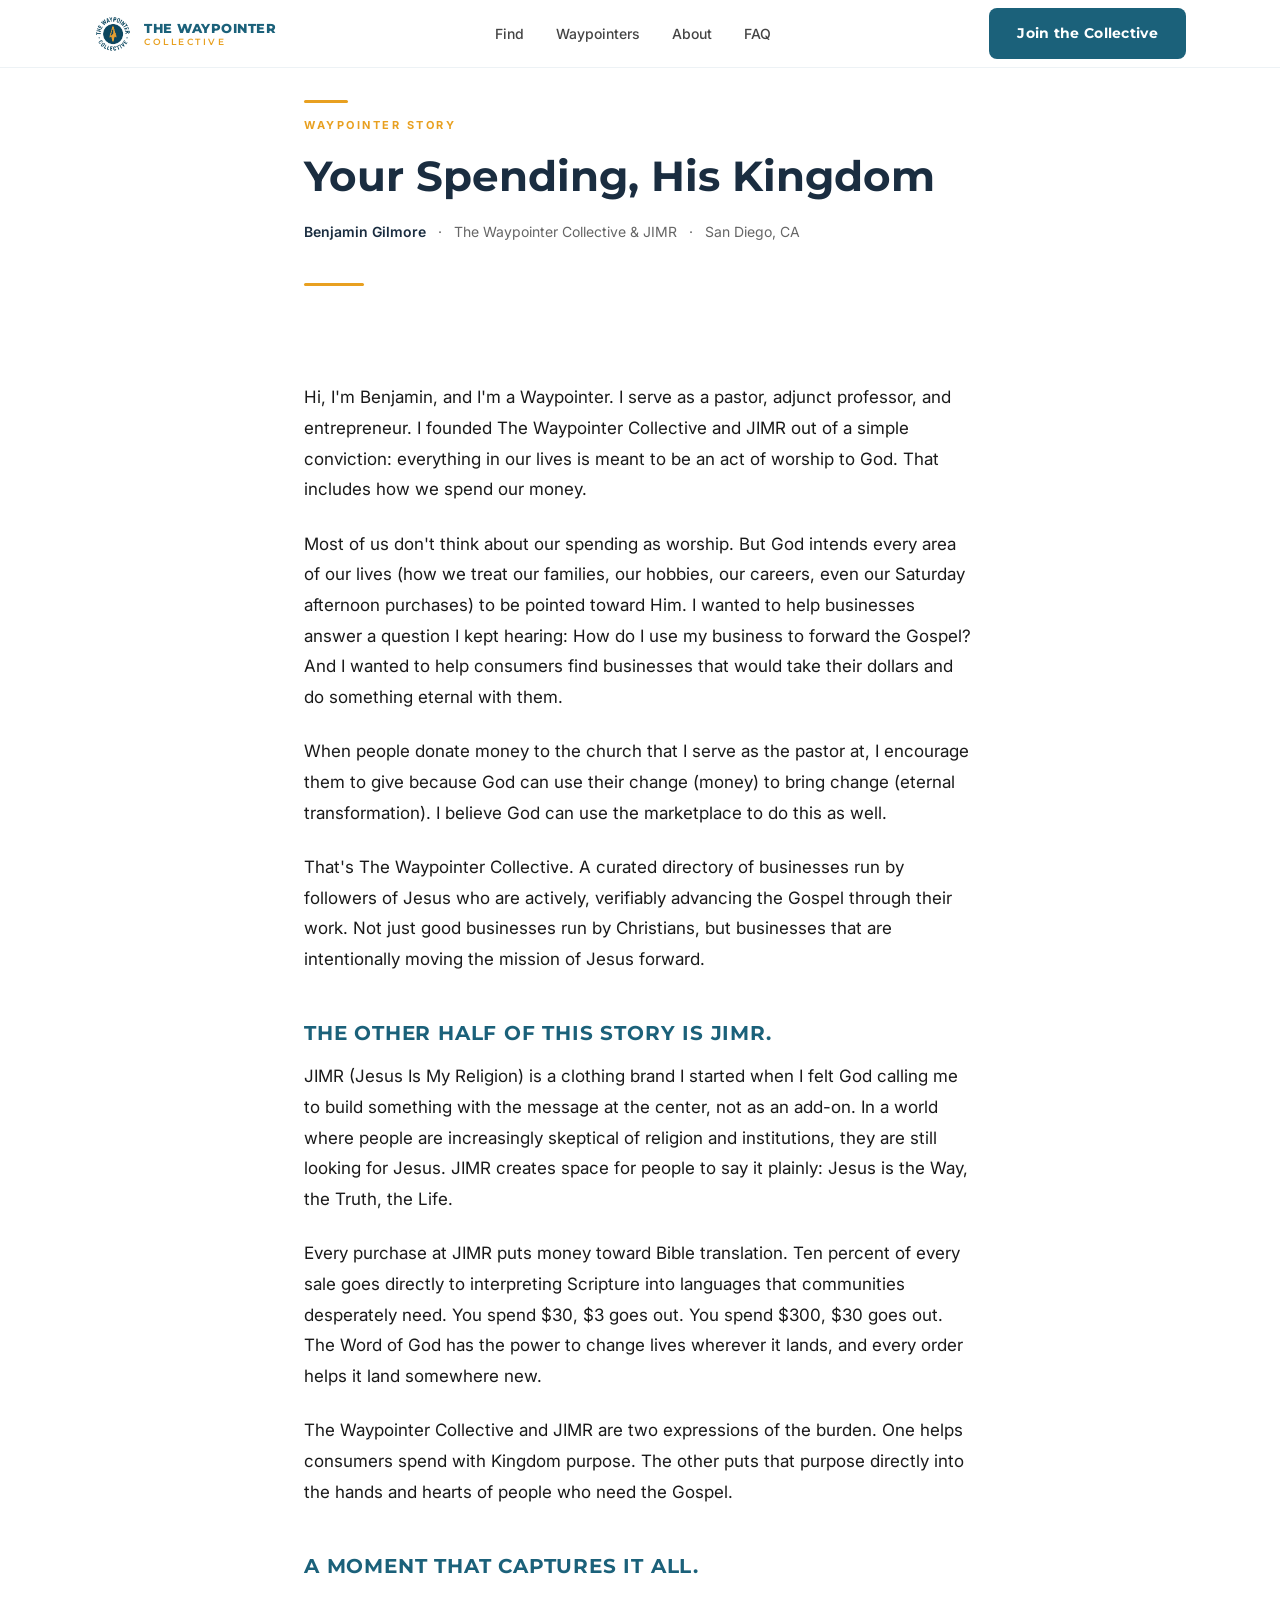
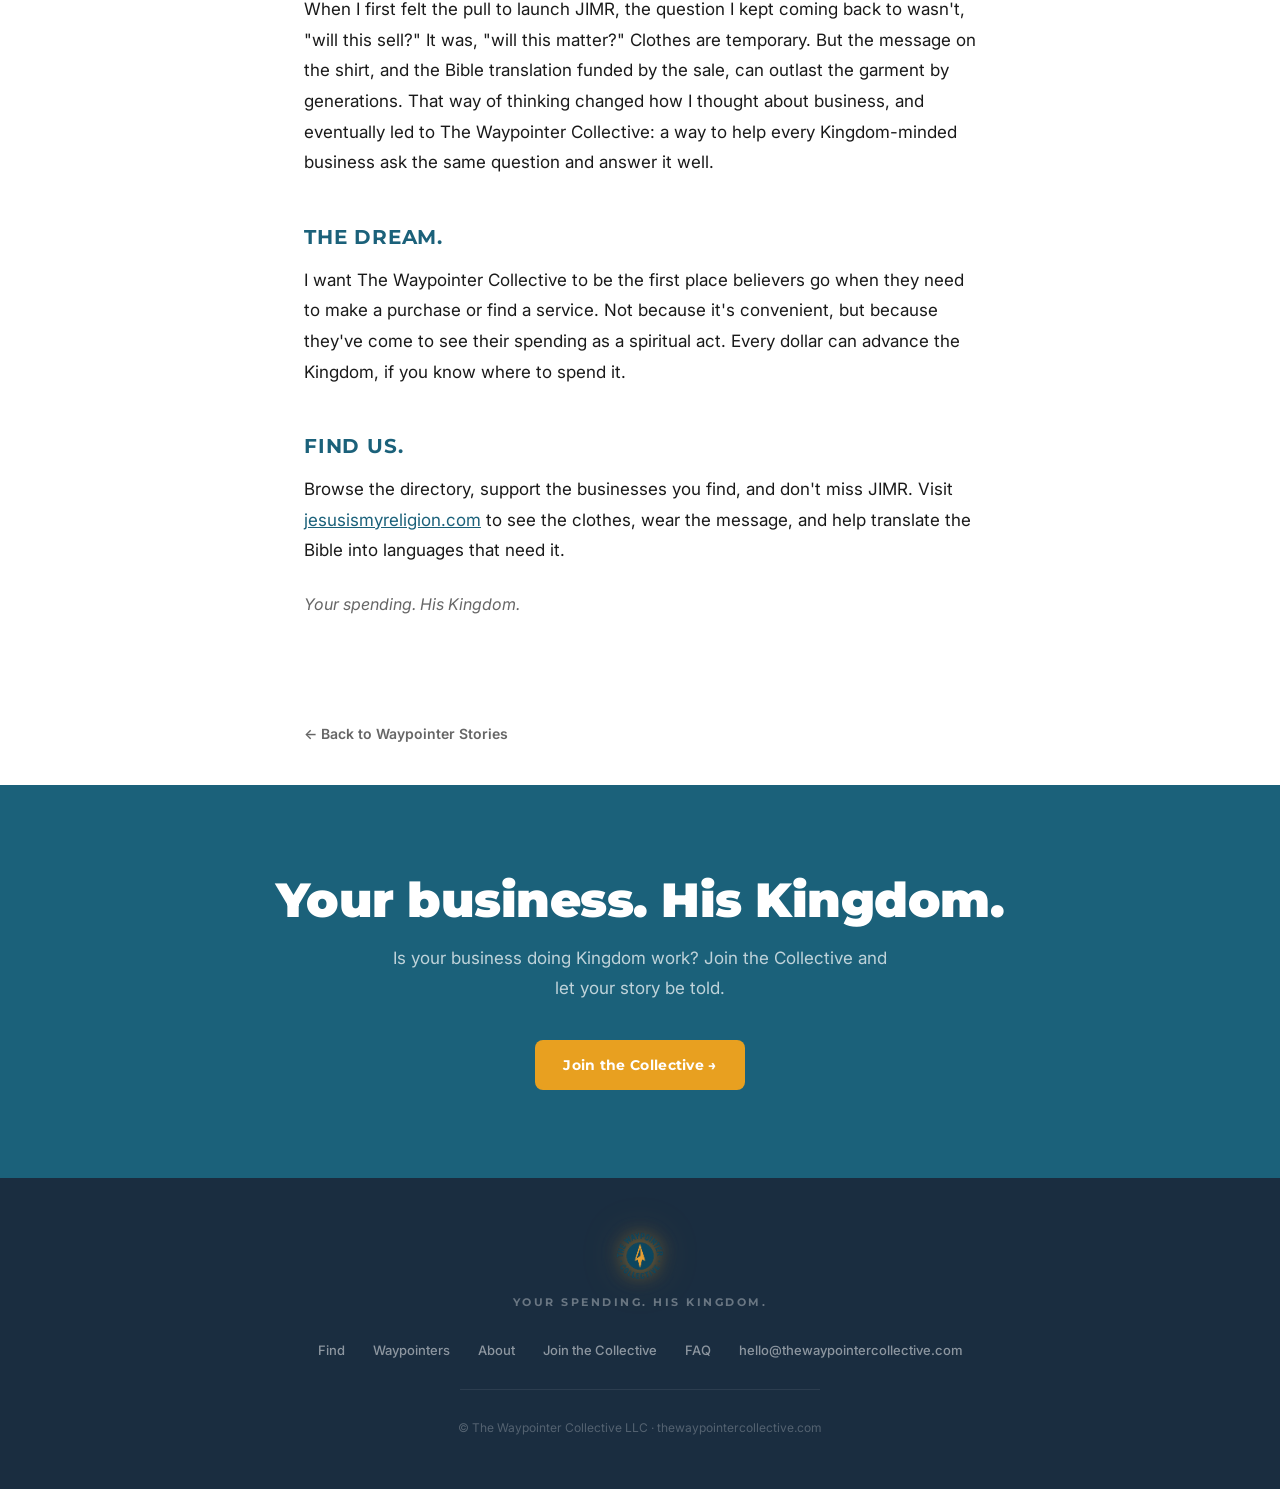
<file: twc-and-jimr.html>
<!DOCTYPE html>
<html lang="en">
<head>
  <meta charset="UTF-8" />
  <meta name="viewport" content="width=device-width, initial-scale=1.0, viewport-fit=cover" />
  <title>Your Spending, His Kingdom — Waypointer Stories</title>
  <meta name="description" content="Benjamin Gilmore founded The Waypointer Collective and JIMR out of a simple conviction: everything in our lives is meant to be an act of worship to God. That includes how we spend our money." />

  <link rel="preconnect" href="https://fonts.googleapis.com" />
  <link rel="preconnect" href="https://fonts.gstatic.com" crossorigin />
  <link href="https://fonts.googleapis.com/css2?family=Montserrat:wght@400;500;600;700;800;900&family=Inter:wght@300;400;500;600&display=swap" rel="stylesheet" />
  <link rel="stylesheet" href="/css/styles.css" />
  <link rel="icon" type="image/png" href="/images/logo.png" />

  <style>
    .story-hero {
      padding: 100px 24px 56px;
      max-width: 720px;
      margin: 0 auto;
    }
    .story-hero .section-label {
      margin-bottom: 16px;
    }
    .story-hero h1 {
      font-size: clamp(26px, 4vw, 42px);
      line-height: 1.2;
      margin-bottom: 20px;
      color: var(--navy);
    }
    .story-meta {
      display: flex;
      align-items: center;
      gap: 12px;
      font-size: 14px;
      color: var(--text-muted);
      margin-bottom: 40px;
      flex-wrap: wrap;
    }
    .story-meta-name {
      font-weight: 600;
      color: var(--navy);
    }
    .story-divider-line {
      width: 60px;
      height: 3px;
      background: var(--gold);
      border-radius: 2px;
      margin-bottom: 40px;
    }
    .story-body {
      max-width: 720px;
      margin: 0 auto;
      padding: 0 24px 80px;
    }
    .story-body p {
      font-family: var(--font-body);
      font-size: 17px;
      line-height: 1.8;
      color: var(--text);
      margin-bottom: 24px;
    }
    .story-body h2 {
      font-family: var(--font-heading);
      font-size: 20px;
      font-weight: 700;
      color: var(--teal);
      margin: 48px 0 16px;
      text-transform: uppercase;
      letter-spacing: 0.04em;
    }
    .story-body .story-close {
      font-style: italic;
      color: var(--text-muted);
      font-size: 16px;
    }
    .story-body a {
      color: var(--teal);
      text-decoration: underline;
    }
    .story-back {
      display: block;
      font-size: 14px;
      font-weight: 600;
      color: var(--text-muted);
      text-decoration: none;
      max-width: 720px;
      margin-left: auto;
      margin-right: auto;
      padding: 0 24px 40px;
    }
    .story-back:hover { color: var(--teal); }
  </style>
</head>
<body>

  <!-- NAV -->
  <nav id="nav">
    <div class="nav-inner">
      <a class="nav-logo" href="/">
        <img src="/images/logo.png" alt="The Waypointer Collective" onerror="this.style.display='none'" />
        <div class="nav-logo-text">THE WAYPOINTER<span>COLLECTIVE</span></div>
      </a>
      <ul class="nav-links">
        <li><a href="/find">Find</a></li>
        <li><a href="/waypointers">Waypointers</a></li>
        <li><a href="/about">About</a></li>
        <li><a href="/faq">FAQ</a></li>
      </ul>
      <a class="btn btn-primary nav-cta" href="/apply">Join the Collective</a>
      <div class="nav-toggle" id="navToggle"><span></span><span></span><span></span></div>
    </div>
  </nav>
  <div class="mobile-menu" id="mobileMenu">
    <a href="/find">Find</a>
    <a href="/waypointers">Waypointers</a>
    <a href="/about">About</a>
    <a href="/faq">FAQ</a>
    <a href="/apply">Join the Collective →</a>
  </div>

  <!-- STORY HERO -->
  <div class="story-hero">
    <div class="gold-bar"></div>
    <div class="section-label">Waypointer Story</div>
    <h1>Your Spending, His Kingdom</h1>
    <div class="story-meta">
      <span class="story-meta-name">Benjamin Gilmore</span>
      <span>·</span>
      <span>The Waypointer Collective &amp; JIMR</span>
      <span>·</span>
      <span>San Diego, CA</span>
    </div>
    <div class="story-divider-line"></div>
  </div>

  <!-- STORY BODY -->
  <div class="story-body">
    <p>Hi, I'm Benjamin, and I'm a Waypointer. I serve as a pastor, adjunct professor, and entrepreneur. I founded The Waypointer Collective and JIMR out of a simple conviction: everything in our lives is meant to be an act of worship to God. That includes how we spend our money.</p>

    <p>Most of us don't think about our spending as worship. But God intends every area of our lives (how we treat our families, our hobbies, our careers, even our Saturday afternoon purchases) to be pointed toward Him. I wanted to help businesses answer a question I kept hearing: How do I use my business to forward the Gospel? And I wanted to help consumers find businesses that would take their dollars and do something eternal with them.</p>

    <p>When people donate money to the church that I serve as the pastor at, I encourage them to give because God can use their change (money) to bring change (eternal transformation). I believe God can use the marketplace to do this as well.</p>

    <p>That's The Waypointer Collective. A curated directory of businesses run by followers of Jesus who are actively, verifiably advancing the Gospel through their work. Not just good businesses run by Christians, but businesses that are intentionally moving the mission of Jesus forward.</p>

    <h2>The other half of this story is JIMR.</h2>

    <p>JIMR (Jesus Is My Religion) is a clothing brand I started when I felt God calling me to build something with the message at the center, not as an add-on. In a world where people are increasingly skeptical of religion and institutions, they are still looking for Jesus. JIMR creates space for people to say it plainly: Jesus is the Way, the Truth, the Life.</p>

    <p>Every purchase at JIMR puts money toward Bible translation. Ten percent of every sale goes directly to interpreting Scripture into languages that communities desperately need. You spend $30, $3 goes out. You spend $300, $30 goes out. The Word of God has the power to change lives wherever it lands, and every order helps it land somewhere new.</p>

    <p>The Waypointer Collective and JIMR are two expressions of the burden. One helps consumers spend with Kingdom purpose. The other puts that purpose directly into the hands and hearts of people who need the Gospel.</p>

    <h2>A moment that captures it all.</h2>

    <p>When I first felt the pull to launch JIMR, the question I kept coming back to wasn't, "will this sell?" It was, "will this matter?" Clothes are temporary. But the message on the shirt, and the Bible translation funded by the sale, can outlast the garment by generations. That way of thinking changed how I thought about business, and eventually led to The Waypointer Collective: a way to help every Kingdom-minded business ask the same question and answer it well.</p>

    <h2>The dream.</h2>

    <p>I want The Waypointer Collective to be the first place believers go when they need to make a purchase or find a service. Not because it's convenient, but because they've come to see their spending as a spiritual act. Every dollar can advance the Kingdom, if you know where to spend it.</p>

    <h2>Find us.</h2>

    <p>Browse the directory, support the businesses you find, and don't miss JIMR. Visit <a href="https://jesusismyreligion.com" target="_blank" rel="noopener">jesusismyreligion.com</a> to see the clothes, wear the message, and help translate the Bible into languages that need it.</p>

    <p class="story-close">Your spending. His Kingdom.</p>
  </div>

  <!-- BACK LINK -->
  <a class="story-back" href="/waypointers">← Back to Waypointer Stories</a>

  <!-- CTA -->
  <section class="join-cta">
    <h2>Your business. His Kingdom.</h2>
    <p>Is your business doing Kingdom work? Join the Collective and let your story be told.</p>
    <a class="btn btn-gold" href="/apply">Join the Collective →</a>
  </section>

  <!-- FOOTER -->
  <footer>
    <div class="footer-inner">
      <div class="footer-logo">
        <img src="/images/logo.png" alt="The Waypointer Collective" onerror="this.style.display='none'" />
        <div class="footer-tagline">Your spending. His Kingdom.</div>
      </div>
      <nav class="footer-nav">
        <a href="/find">Find</a>
        <a href="/waypointers">Waypointers</a>
        <a href="/about">About</a>
        <a href="/apply">Join the Collective</a>
        <a href="/faq">FAQ</a>
        <a href="mailto:hello@thewaypointercollective.com">hello@thewaypointercollective.com</a>
      </nav>
      <div class="footer-divider"></div>
      <div class="footer-copy">© The Waypointer Collective LLC · thewaypointercollective.com</div>
    </div>
  </footer>

  <script src="/js/main.js"></script>
</body>
</html>
</file>
<file: css/styles.css>
/* ============================================
   THE WAYPOINTER COLLECTIVE — Design System
   ============================================ */

/* Variables */
:root {
  --teal:        #1B617A;
  --teal-dark:   #154f63;
  --teal-light:  #F0F6F8;
  --gold:        #E8A020;
  --gold-dark:   #c98a18;
  --gold-light:  rgba(232, 160, 32, 0.12);
  --navy:        #1A2D40;
  --white:       #FFFFFF;
  --off-white:   #F7F8F9;
  --warm-white:  #F5F3EF;
  --text:        #1A1A1A;
  --text-muted:  #666;
  --text-light:  #999;
  --border:      #E4ECF0;
  --shadow-sm:   0 2px 8px rgba(27, 97, 122, 0.08);
  --shadow-md:   0 8px 32px rgba(27, 97, 122, 0.12);
  --shadow-lg:   0 16px 48px rgba(27, 97, 122, 0.16);

  --font-heading: 'Montserrat', sans-serif;
  --font-body:    'Inter', sans-serif;

  --max-width: 1140px;
  --radius:    16px;
  --radius-sm:  8px;
  --radius-xs:  4px;

  --nav-height: 68px;
}

/* ============================================
   Reset & Base
   ============================================ */
*, *::before, *::after {
  box-sizing: border-box;
  margin: 0;
  padding: 0;
  -webkit-tap-highlight-color: transparent;
}

html {
  scroll-behavior: smooth;
  -webkit-text-size-adjust: 100%;
}

body {
  font-family: var(--font-body);
  color: var(--text);
  background: var(--white);
  line-height: 1.6;
  -webkit-font-smoothing: antialiased;
  -moz-osx-font-smoothing: grayscale;
}

img { display: block; max-width: 100%; }
a  { text-decoration: none; color: inherit; }
ul { list-style: none; }

/* ============================================
   Typography
   ============================================ */
h1, h2, h3, h4 {
  font-family: var(--font-heading);
  line-height: 1.15;
  color: var(--text);
}

.section-label {
  font-size: 11px;
  font-weight: 700;
  letter-spacing: 2.5px;
  text-transform: uppercase;
  color: var(--gold);
  margin-bottom: 10px;
}

.section-heading {
  font-family: var(--font-heading);
  font-weight: 800;
  font-size: clamp(28px, 4vw, 38px);
  color: var(--teal);
  margin-bottom: 16px;
}

.section-subhead {
  font-size: 17px;
  color: var(--text-muted);
  line-height: 1.75;
  max-width: 540px;
  margin-bottom: 48px;
}

.gold-bar {
  width: 44px;
  height: 3px;
  background: var(--gold);
  border-radius: 2px;
  margin-bottom: 14px;
}

/* ============================================
   Layout
   ============================================ */
.container {
  max-width: var(--max-width);
  margin: 0 auto;
  padding: 0 24px;
}

.section {
  padding: 88px 24px;
  max-width: var(--max-width);
  margin: 0 auto;
}

.section-bg {
  background: var(--off-white);
  padding: 88px 0;
}

.section-bg .container {
  padding: 0 24px;
}

/* ============================================
   Buttons
   ============================================ */
.btn {
  display: inline-flex;
  align-items: center;
  gap: 8px;
  font-family: var(--font-heading);
  font-weight: 700;
  font-size: 14px;
  letter-spacing: 0.3px;
  padding: 14px 28px;
  border-radius: var(--radius-sm);
  border: none;
  cursor: pointer;
  transition: all 0.22s cubic-bezier(0.22, 1, 0.36, 1);
  white-space: nowrap;
}

.btn-primary {
  background: var(--teal);
  color: var(--white);
}
.btn-primary:hover {
  background: var(--teal-dark);
  transform: translateY(-2px);
  box-shadow: 0 6px 20px rgba(27, 97, 122, 0.3);
}

.btn-secondary {
  background: transparent;
  color: var(--teal);
  border: 2px solid var(--teal);
  padding: 12px 28px;
}
.btn-secondary:hover {
  background: var(--teal-light);
  transform: translateY(-2px);
}

.btn-gold {
  background: var(--gold);
  color: var(--white);
}
.btn-gold:hover {
  background: var(--gold-dark);
  transform: translateY(-2px);
  box-shadow: 0 6px 20px rgba(232, 160, 32, 0.4);
}

.btn-ghost {
  background: rgba(255,255,255,0.12);
  color: var(--white);
  border: 1.5px solid rgba(255,255,255,0.3);
}
.btn-ghost:hover {
  background: rgba(255,255,255,0.2);
  transform: translateY(-2px);
}

/* ============================================
   Tags
   ============================================ */
.tag {
  display: inline-block;
  font-size: 10px;
  font-weight: 700;
  letter-spacing: 0.8px;
  text-transform: uppercase;
  padding: 3px 9px;
  border-radius: var(--radius-xs);
  background: rgba(27, 97, 122, 0.08);
  color: var(--teal);
}

.tag-gold {
  background: var(--gold-light);
  color: #8a6000;
}

.tags {
  display: flex;
  gap: 6px;
  flex-wrap: wrap;
}

/* ============================================
   Navigation
   ============================================ */
#nav {
  position: fixed;
  top: 0;
  left: 0;
  right: 0;
  height: var(--nav-height);
  background: rgba(255, 255, 255, 0.94);
  backdrop-filter: blur(12px);
  -webkit-backdrop-filter: blur(12px);
  border-bottom: 1px solid rgba(27, 97, 122, 0.08);
  z-index: 1000;
  transition: box-shadow 0.3s ease;
}

#nav.scrolled {
  box-shadow: 0 2px 20px rgba(27, 97, 122, 0.1);
}

.nav-inner {
  max-width: var(--max-width);
  margin: 0 auto;
  padding: 0 24px;
  height: 100%;
  display: flex;
  align-items: center;
  justify-content: space-between;
  gap: 24px;
}

.nav-logo {
  display: flex;
  align-items: center;
  gap: 12px;
  flex-shrink: 0;
}

.nav-logo img {
  width: 38px;
  height: 38px;
  object-fit: contain;
}

.nav-logo-text {
  font-family: var(--font-heading);
  font-weight: 800;
  font-size: 13px;
  color: var(--teal);
  letter-spacing: 0.5px;
  line-height: 1.25;
}

.nav-logo-text span {
  display: block;
  font-weight: 600;
  font-size: 9px;
  color: var(--gold);
  letter-spacing: 2.5px;
  text-transform: uppercase;
}

.nav-links {
  display: flex;
  align-items: center;
  gap: 32px;
}

.nav-links a {
  font-weight: 500;
  font-size: 14px;
  color: #444;
  transition: color 0.2s;
}

.nav-links a:hover,
.nav-links a.active {
  color: var(--teal);
}

.nav-cta {
  flex-shrink: 0;
}

/* Mobile nav */
.nav-toggle {
  display: none;
  flex-direction: column;
  gap: 5px;
  cursor: pointer;
  padding: 4px;
}

.nav-toggle span {
  display: block;
  width: 22px;
  height: 2px;
  background: var(--teal);
  border-radius: 2px;
  transition: all 0.3s ease;
}

.mobile-menu {
  display: none;
  position: fixed;
  top: var(--nav-height);
  left: 0;
  right: 0;
  background: white;
  border-bottom: 1px solid var(--border);
  padding: 24px;
  z-index: 999;
  flex-direction: column;
  gap: 20px;
  box-shadow: var(--shadow-md);
}

.mobile-menu.open {
  display: flex;
}

.mobile-menu a {
  font-family: var(--font-heading);
  font-weight: 600;
  font-size: 16px;
  color: var(--text);
  padding: 8px 0;
  border-bottom: 1px solid var(--border);
}

.mobile-menu a:last-child {
  border-bottom: none;
  color: var(--teal);
}

/* ============================================
   Hero
   ============================================ */
.hero {
  padding-top: calc(var(--nav-height) + 80px);
  padding-bottom: 80px;
  padding-left: 24px;
  padding-right: 24px;
  text-align: center;
  max-width: var(--max-width);
  margin: 0 auto;
}

.hero-eyebrow {
  display: inline-flex;
  align-items: center;
  gap: 8px;
  background: var(--gold-light);
  border: 1px solid rgba(232, 160, 32, 0.28);
  border-radius: 100px;
  padding: 6px 16px;
  margin-bottom: 28px;
  font-size: 11px;
  font-weight: 700;
  color: #9a6e00;
  letter-spacing: 1.5px;
  text-transform: uppercase;
}

.hero-eyebrow-dot {
  width: 6px;
  height: 6px;
  background: var(--gold);
  border-radius: 50%;
}

.hero h1 {
  font-size: clamp(44px, 8vw, 72px);
  font-weight: 900;
  color: var(--teal);
  letter-spacing: -1.5px;
  margin-bottom: 20px;
}

.hero-sub {
  font-size: clamp(17px, 2.5vw, 20px);
  color: var(--text-muted);
  margin-bottom: 14px;
}

.hero-gospel {
  display: inline-block;
  font-family: var(--font-heading);
  font-weight: 700;
  font-size: clamp(15px, 2vw, 18px);
  color: var(--text);
  padding-bottom: 5px;
  border-bottom: 2.5px solid var(--gold);
  margin-bottom: 44px;
}

.hero-ctas {
  display: flex;
  gap: 14px;
  justify-content: center;
  flex-wrap: wrap;
}

/* ============================================
   What Is section
   ============================================ */
.what-is-grid {
  display: grid;
  grid-template-columns: 1fr 1fr;
  gap: 64px;
  align-items: center;
}

.what-is-body {
  font-size: 16px;
  color: var(--text-muted);
  line-height: 1.8;
}

.what-is-body p + p {
  margin-top: 16px;
}

.what-is-stat {
  background: var(--teal-light);
  border-radius: var(--radius);
  padding: 36px;
  display: flex;
  flex-direction: column;
  gap: 28px;
}

.stat-item {
  display: flex;
  flex-direction: column;
  gap: 4px;
}

.stat-number {
  font-family: var(--font-heading);
  font-weight: 900;
  font-size: 36px;
  color: var(--teal);
  line-height: 1;
}

.stat-label {
  font-size: 13px;
  color: var(--text-muted);
  font-weight: 500;
}

.stat-divider {
  height: 1px;
  background: rgba(27, 97, 122, 0.15);
}

/* ============================================
   How It Works
   ============================================ */
.steps-grid {
  display: grid;
  grid-template-columns: repeat(3, 1fr);
  gap: 32px;
}

.step {
  display: flex;
  flex-direction: column;
  gap: 16px;
}

.step-number {
  width: 48px;
  height: 48px;
  background: var(--teal);
  color: white;
  border-radius: 14px;
  display: flex;
  align-items: center;
  justify-content: center;
  font-family: var(--font-heading);
  font-weight: 800;
  font-size: 18px;
  flex-shrink: 0;
}

.step h3 {
  font-family: var(--font-heading);
  font-weight: 700;
  font-size: 19px;
  color: var(--text);
}

.step p {
  font-size: 15px;
  color: var(--text-muted);
  line-height: 1.7;
}

/* ============================================
   Business Cards
   ============================================ */
.biz-grid {
  display: grid;
  grid-template-columns: repeat(2, 1fr);
  gap: 20px;
}

.biz-card {
  background: white;
  border: 1.5px solid var(--border);
  border-radius: var(--radius);
  padding: 24px;
  display: flex;
  gap: 18px;
  transition: all 0.25s cubic-bezier(0.22, 1, 0.36, 1);
  cursor: pointer;
  position: relative;
  overflow: hidden;
  text-decoration: none;
  color: inherit;
}

.biz-card::before {
  content: '';
  position: absolute;
  top: 0;
  left: 0;
  right: 0;
  height: 3px;
  background: var(--gold);
  transform: scaleX(0);
  transform-origin: left;
  transition: transform 0.25s ease;
}

.biz-card:hover {
  border-color: var(--teal);
  box-shadow: var(--shadow-md);
  transform: translateY(-3px);
}

.biz-card:hover::before {
  transform: scaleX(1);
}

.biz-logo {
  width: 60px;
  height: 60px;
  border-radius: 12px;
  display: flex;
  align-items: center;
  justify-content: center;
  flex-shrink: 0;
  font-family: var(--font-heading);
  font-weight: 800;
  font-size: 18px;
  color: white;
  overflow: hidden;
}

.biz-logo img {
  width: 100%;
  height: 100%;
  object-fit: contain;
  padding: 8px;
}

.biz-info {
  flex: 1;
  min-width: 0;
}

.biz-name {
  font-family: var(--font-heading);
  font-weight: 700;
  font-size: 16px;
  color: var(--text);
  margin: 6px 0 3px;
  white-space: nowrap;
  overflow: hidden;
  text-overflow: ellipsis;
}

.biz-location {
  font-size: 12px;
  color: var(--text-light);
  margin-bottom: 10px;
}

.biz-description {
  font-size: 13px;
  color: var(--text-muted);
  line-height: 1.6;
  display: -webkit-box;
  -webkit-line-clamp: 2;
  -webkit-box-orient: vertical;
  overflow: hidden;
}

/* ============================================
   Waypointers (Blog) Cards
   ============================================ */
.waypointers-grid {
  display: grid;
  grid-template-columns: repeat(3, 1fr);
  gap: 20px;
}

.story-card {
  background: white;
  border-radius: var(--radius);
  overflow: hidden;
  border: 1.5px solid var(--border);
  transition: all 0.25s cubic-bezier(0.22, 1, 0.36, 1);
  cursor: pointer;
  text-decoration: none;
  color: inherit;
  display: block;
}

.story-card:hover {
  box-shadow: var(--shadow-md);
  transform: translateY(-3px);
}

.story-img {
  height: 152px;
  display: flex;
  align-items: center;
  justify-content: center;
  overflow: hidden;
}

.story-img img {
  width: 100%;
  height: 100%;
  object-fit: cover;
}

.story-img-placeholder {
  width: 40px;
  height: 40px;
  opacity: 0.3;
}

.story-body {
  padding: 20px;
}

.story-tag {
  font-size: 10px;
  font-weight: 700;
  letter-spacing: 1.5px;
  text-transform: uppercase;
  color: var(--gold);
  margin-bottom: 8px;
}

.story-title {
  font-family: var(--font-heading);
  font-weight: 700;
  font-size: 15px;
  color: var(--text);
  line-height: 1.4;
  margin-bottom: 8px;
}

.story-excerpt {
  font-size: 13px;
  color: var(--text-muted);
  line-height: 1.65;
  display: -webkit-box;
  -webkit-line-clamp: 2;
  -webkit-box-orient: vertical;
  overflow: hidden;
}

/* ============================================
   Join CTA Band
   ============================================ */
.join-cta {
  background: var(--teal);
  padding: 88px 24px;
  text-align: center;
}

.join-cta h2 {
  font-family: var(--font-heading);
  font-weight: 900;
  font-size: clamp(32px, 5vw, 48px);
  color: white;
  letter-spacing: -0.5px;
  margin-bottom: 16px;
}

.join-cta p {
  font-size: 17px;
  color: rgba(255, 255, 255, 0.72);
  max-width: 500px;
  margin: 0 auto 36px;
  line-height: 1.75;
}

/* ============================================
   Footer
   ============================================ */
footer {
  background: var(--navy);
  padding: 52px 24px;
}

.footer-inner {
  max-width: var(--max-width);
  margin: 0 auto;
  display: flex;
  flex-direction: column;
  align-items: center;
  gap: 28px;
  text-align: center;
}

.footer-logo {
  display: flex;
  flex-direction: column;
  align-items: center;
  gap: 12px;
}

.footer-logo img {
  width: 52px;
  height: 52px;
  object-fit: contain;
  filter: drop-shadow(0 0 8px rgba(232, 160, 32, 0.5)) drop-shadow(0 0 20px rgba(232, 160, 32, 0.2));
}

.footer-tagline {
  font-family: var(--font-heading);
  font-weight: 700;
  font-size: 11px;
  color: rgba(255, 255, 255, 0.35);
  letter-spacing: 2.5px;
  text-transform: uppercase;
}

.footer-nav {
  display: flex;
  justify-content: center;
  gap: 28px;
  flex-wrap: wrap;
}

.footer-nav a {
  font-size: 13px;
  font-weight: 500;
  color: rgba(255, 255, 255, 0.5);
  transition: color 0.2s;
}

.footer-nav a:hover {
  color: rgba(255, 255, 255, 0.9);
}

.footer-divider {
  width: 100%;
  max-width: 360px;
  height: 1px;
  background: rgba(255, 255, 255, 0.08);
}

.footer-copy {
  font-size: 12px;
  color: rgba(255, 255, 255, 0.25);
}

/* ============================================
   Find Page — Filters
   ============================================ */
.find-hero {
  padding-top: calc(var(--nav-height) + 56px);
  padding-bottom: 48px;
  padding-left: 24px;
  padding-right: 24px;
  max-width: var(--max-width);
  margin: 0 auto;
}

.find-hero h1 {
  font-size: clamp(32px, 5vw, 48px);
  font-weight: 900;
  color: var(--teal);
  margin-bottom: 8px;
}

.find-hero p {
  font-size: 17px;
  color: var(--text-muted);
}

.filters-bar {
  background: white;
  border-bottom: 1px solid var(--border);
  position: sticky;
  top: var(--nav-height);
  z-index: 100;
  padding: 0 24px;
}

.filters-inner {
  max-width: var(--max-width);
  margin: 0 auto;
  padding: 16px 0;
  display: flex;
  flex-direction: column;
  gap: 12px;
}

.search-row {
  display: flex;
  gap: 12px;
  align-items: center;
}

.search-input {
  flex: 1;
  height: 42px;
  border: 1.5px solid var(--border);
  border-radius: var(--radius-sm);
  padding: 0 16px;
  font-family: var(--font-body);
  font-size: 14px;
  color: var(--text);
  background: white;
  transition: border-color 0.2s;
  outline: none;
}

.search-input:focus {
  border-color: var(--teal);
}

.search-input::placeholder {
  color: var(--text-light);
}

.filter-pills {
  display: flex;
  gap: 8px;
  flex-wrap: wrap;
}

.filter-pill {
  height: 34px;
  padding: 0 14px;
  border-radius: 100px;
  border: 1.5px solid var(--border);
  background: white;
  font-family: var(--font-body);
  font-size: 13px;
  font-weight: 500;
  color: var(--text-muted);
  cursor: pointer;
  transition: all 0.18s;
  white-space: nowrap;
}

.filter-pill:hover {
  border-color: var(--teal);
  color: var(--teal);
}

.filter-pill.active {
  background: var(--teal);
  border-color: var(--teal);
  color: white;
  font-weight: 600;
}

.filter-pill.active-gold {
  background: var(--gold);
  border-color: var(--gold);
  color: white;
  font-weight: 600;
}

.filter-label {
  font-size: 11px;
  font-weight: 700;
  letter-spacing: 1px;
  text-transform: uppercase;
  color: var(--text-light);
  align-self: center;
  white-space: nowrap;
}

.find-results {
  max-width: var(--max-width);
  margin: 0 auto;
  padding: 40px 24px 88px;
}

.results-count {
  font-size: 13px;
  color: var(--text-muted);
  margin-bottom: 24px;
  font-weight: 500;
}

.no-results {
  text-align: center;
  padding: 80px 24px;
  color: var(--text-muted);
}

.no-results h3 {
  font-family: var(--font-heading);
  font-size: 20px;
  color: var(--text);
  margin-bottom: 8px;
}

/* ============================================
   About Page
   ============================================ */
.page-hero {
  padding-top: calc(var(--nav-height) + 72px);
  padding-bottom: 72px;
  padding-left: 24px;
  padding-right: 24px;
  max-width: var(--max-width);
  margin: 0 auto;
}

.page-hero h1 {
  font-size: clamp(32px, 5vw, 52px);
  font-weight: 900;
  color: var(--teal);
  letter-spacing: -0.5px;
  max-width: 700px;
}

.content-block {
  max-width: 720px;
  margin: 0 auto;
}

.content-block h2 {
  font-family: var(--font-heading);
  font-weight: 800;
  font-size: 24px;
  color: var(--teal);
  margin-bottom: 16px;
}

.content-block p {
  font-size: 16px;
  color: var(--text-muted);
  line-height: 1.8;
  margin-bottom: 16px;
}

.content-block p:last-child {
  margin-bottom: 0;
}

.about-section {
  padding: 56px 24px;
  max-width: var(--max-width);
  margin: 0 auto;
}

.about-section + .about-section {
  border-top: 1px solid var(--border);
}

.founder-note {
  background: var(--teal);
  border-radius: var(--radius);
  padding: 48px;
  color: white;
}

.founder-note blockquote {
  font-size: 18px;
  line-height: 1.8;
  color: rgba(255,255,255,0.92);
  font-style: italic;
  margin-bottom: 24px;
}

.founder-note cite {
  font-family: var(--font-heading);
  font-weight: 700;
  font-size: 14px;
  color: var(--gold);
  font-style: normal;
}

/* ============================================
   FAQ Page
   ============================================ */
.faq-group {
  max-width: 720px;
  margin: 0 auto;
  padding: 48px 24px;
}

.faq-group h2 {
  font-family: var(--font-heading);
  font-weight: 800;
  font-size: 22px;
  color: var(--teal);
  margin-bottom: 28px;
  padding-bottom: 16px;
  border-bottom: 2px solid var(--gold);
  display: inline-block;
}

.faq-item {
  border-bottom: 1px solid var(--border);
  padding: 0;
}

.faq-question {
  width: 100%;
  text-align: left;
  background: none;
  border: none;
  padding: 22px 0;
  font-family: var(--font-heading);
  font-weight: 700;
  font-size: 16px;
  color: var(--text);
  cursor: pointer;
  display: flex;
  justify-content: space-between;
  align-items: center;
  gap: 16px;
  transition: color 0.2s;
}

.faq-question:hover {
  color: var(--teal);
}

.faq-question.open {
  color: var(--teal);
}

.faq-icon {
  flex-shrink: 0;
  width: 22px;
  height: 22px;
  border-radius: 50%;
  background: var(--teal-light);
  display: flex;
  align-items: center;
  justify-content: center;
  transition: all 0.25s ease;
  color: var(--teal);
  font-size: 16px;
  font-weight: 400;
}

.faq-question.open .faq-icon {
  background: var(--teal);
  color: white;
  transform: rotate(45deg);
}

.faq-answer {
  max-height: 0;
  overflow: hidden;
  transition: max-height 0.35s ease, padding 0.35s ease;
  font-size: 15px;
  color: var(--text-muted);
  line-height: 1.8;
}

.faq-answer.open {
  max-height: 400px;
  padding-bottom: 20px;
}

/* ============================================
   Apply Page
   ============================================ */
.apply-hero {
  padding-top: calc(var(--nav-height) + 64px);
  padding-bottom: 56px;
  padding-left: 24px;
  padding-right: 24px;
  max-width: var(--max-width);
  margin: 0 auto;
}

.apply-hero h1 {
  font-size: clamp(36px, 5vw, 56px);
  font-weight: 900;
  color: var(--teal);
  margin-bottom: 16px;
}

.apply-hero p {
  font-size: 17px;
  color: var(--text-muted);
  max-width: 560px;
  line-height: 1.75;
}

.tally-embed {
  max-width: 720px;
  margin: 0 auto;
  padding: 0 24px 88px;
}

/* ============================================
   Waypointers Page
   ============================================ */
.waypointers-page-grid {
  display: grid;
  grid-template-columns: repeat(3, 1fr);
  gap: 24px;
}

/* ============================================
   Business Modal
   ============================================ */
.biz-modal {
  position: fixed;
  inset: 0;
  z-index: 2000;
  display: none;
  align-items: center;
  justify-content: center;
  padding: 24px;
}

.biz-modal.open {
  display: flex;
}

.biz-modal-overlay {
  position: absolute;
  inset: 0;
  background: rgba(26, 45, 64, 0.65);
  backdrop-filter: blur(4px);
  -webkit-backdrop-filter: blur(4px);
}

.biz-modal-content {
  position: relative;
  background: white;
  border-radius: var(--radius);
  max-width: 560px;
  width: 100%;
  max-height: 90vh;
  overflow-y: auto;
  padding: 36px;
  z-index: 1;
  animation: modalIn 0.3s cubic-bezier(0.22, 1, 0.36, 1) forwards;
}

@keyframes modalIn {
  from { opacity: 0; transform: scale(0.95) translateY(12px); }
  to   { opacity: 1; transform: scale(1) translateY(0); }
}

.biz-modal-close {
  position: absolute;
  top: 16px;
  right: 16px;
  background: var(--off-white);
  border: none;
  width: 32px;
  height: 32px;
  border-radius: 50%;
  cursor: pointer;
  font-size: 14px;
  color: var(--text-muted);
  display: flex;
  align-items: center;
  justify-content: center;
  transition: all 0.2s;
}

.biz-modal-close:hover {
  background: var(--border);
  color: var(--text);
}

.modal-logo-row {
  display: flex;
  gap: 16px;
  align-items: flex-start;
  margin-bottom: 24px;
}

.modal-logo {
  width: 72px;
  height: 72px;
  border-radius: 14px;
  display: flex;
  align-items: center;
  justify-content: center;
  flex-shrink: 0;
  font-family: var(--font-heading);
  font-weight: 800;
  font-size: 22px;
  color: white;
  overflow: hidden;
}

.modal-logo img {
  width: 100%;
  height: 100%;
  object-fit: contain;
  padding: 8px;
}

.modal-biz-meta {
  flex: 1;
  min-width: 0;
}

.modal-biz-name {
  font-family: var(--font-heading);
  font-weight: 800;
  font-size: 22px;
  color: var(--text);
  margin: 8px 0 4px;
}

.modal-biz-location {
  font-size: 13px;
  color: var(--text-light);
}

.modal-description {
  font-size: 15px;
  color: var(--text-muted);
  line-height: 1.8;
  margin-bottom: 24px;
  border-top: 1px solid var(--border);
  padding-top: 20px;
}

.modal-socials {
  display: flex;
  gap: 16px;
  flex-wrap: wrap;
  margin-bottom: 24px;
}

.modal-socials a {
  font-size: 13px;
  font-weight: 600;
  color: var(--teal);
  text-decoration: none;
  transition: color 0.2s;
}

.modal-socials a:hover {
  color: var(--teal-dark);
}

.modal-cta {
  width: 100%;
  justify-content: center;
}

/* Cursor on cards */
.biz-card {
  cursor: pointer;
}

/* Card entrance animation (replaces data-aos on dynamic cards) */
.biz-card-animate {
  animation: cardFadeUp 0.5s ease forwards;
}

@keyframes cardFadeUp {
  from { opacity: 0; transform: translateY(16px); }
  to   { opacity: 1; transform: translateY(0); }
}

/* ============================================
   Page transition (fade in)
   ============================================ */
body {
  animation: pageFadeIn 0.4s ease forwards;
}

@keyframes pageFadeIn {
  from { opacity: 0; }
  to   { opacity: 1; }
}

/* ============================================
   Utilities
   ============================================ */
.text-center { text-align: center; }
.text-center .section-subhead { margin-left: auto; margin-right: auto; }
.text-center .gold-bar { margin-left: auto; margin-right: auto; }

.mt-8  { margin-top: 8px; }
.mt-16 { margin-top: 16px; }
.mt-32 { margin-top: 32px; }
.mt-48 { margin-top: 48px; }

.section-cta {
  display: flex;
  justify-content: center;
  margin-top: 40px;
}

/* ============================================
   Responsive — Tablet (< 900px)
   ============================================ */
@media (max-width: 900px) {
  .what-is-grid {
    grid-template-columns: 1fr;
    gap: 40px;
  }

  .steps-grid {
    grid-template-columns: 1fr;
    gap: 32px;
  }

  .waypointers-grid,
  .waypointers-page-grid {
    grid-template-columns: repeat(2, 1fr);
  }

  .biz-grid {
    grid-template-columns: 1fr;
  }

  .nav-links, .nav-cta {
    display: none;
  }

  .nav-toggle {
    display: flex;
  }
}

/* ============================================
   Responsive — Mobile (< 600px)
   ============================================ */
@media (max-width: 600px) {
  .section { padding: 64px 20px; }
  .section-bg { padding: 64px 0; }
  .hero { padding-top: calc(var(--nav-height) + 48px); padding-bottom: 56px; padding-left: 20px; padding-right: 20px; }
  .join-cta { padding: 64px 20px; }
  footer { padding: 44px 20px; }

  .waypointers-grid,
  .waypointers-page-grid {
    grid-template-columns: 1fr;
  }

  .hero-ctas { flex-direction: column; align-items: center; }
  .btn { width: 100%; max-width: 320px; justify-content: center; }

  .search-row { flex-direction: column; }

  .founder-note { padding: 32px 24px; }
  .founder-note blockquote { font-size: 16px; }

  .faq-group { padding: 36px 20px; }
}

/* ============================================
   AOS overrides
   ============================================ */
[data-aos] { pointer-events: none; }
[data-aos].aos-animate { pointer-events: auto; }

@media (prefers-reduced-motion: reduce) {
  [data-aos] {
    transition: none !important;
    transform: none !important;
    opacity: 1 !important;
  }
}
</file>
